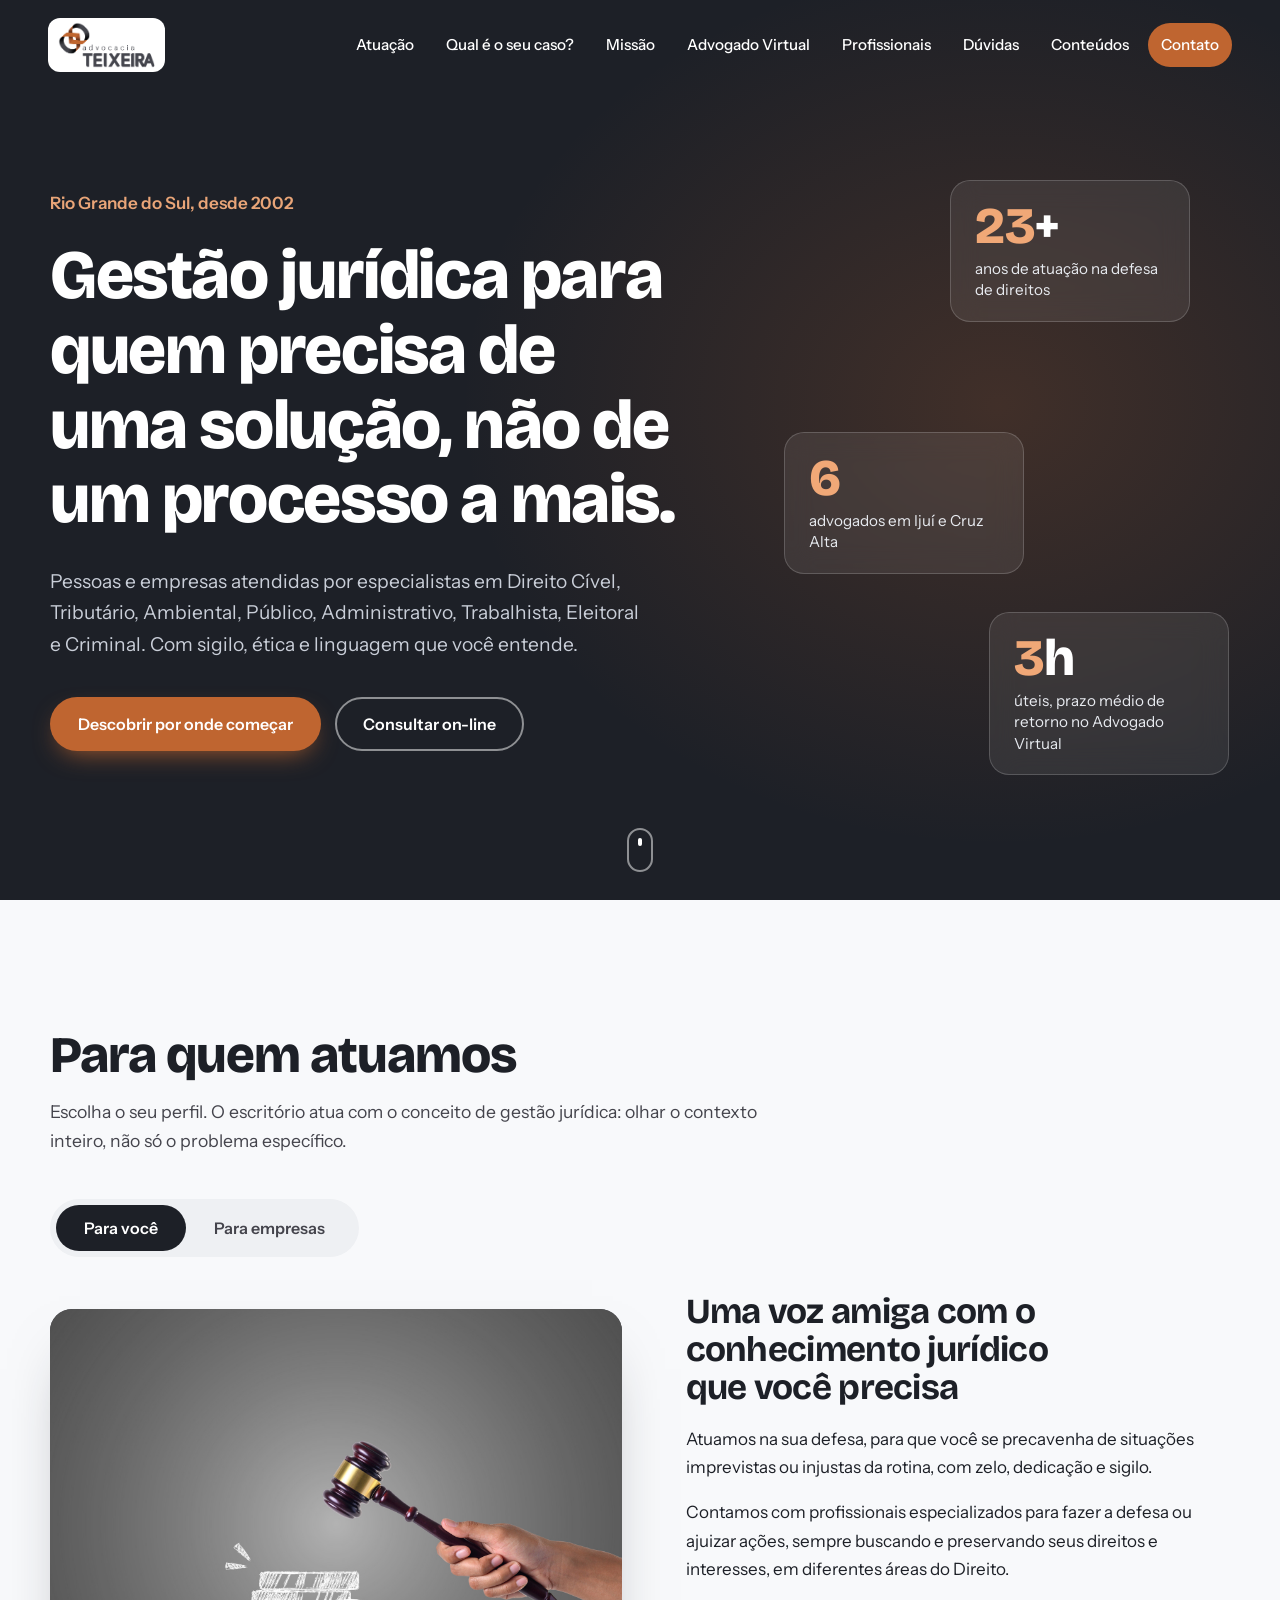
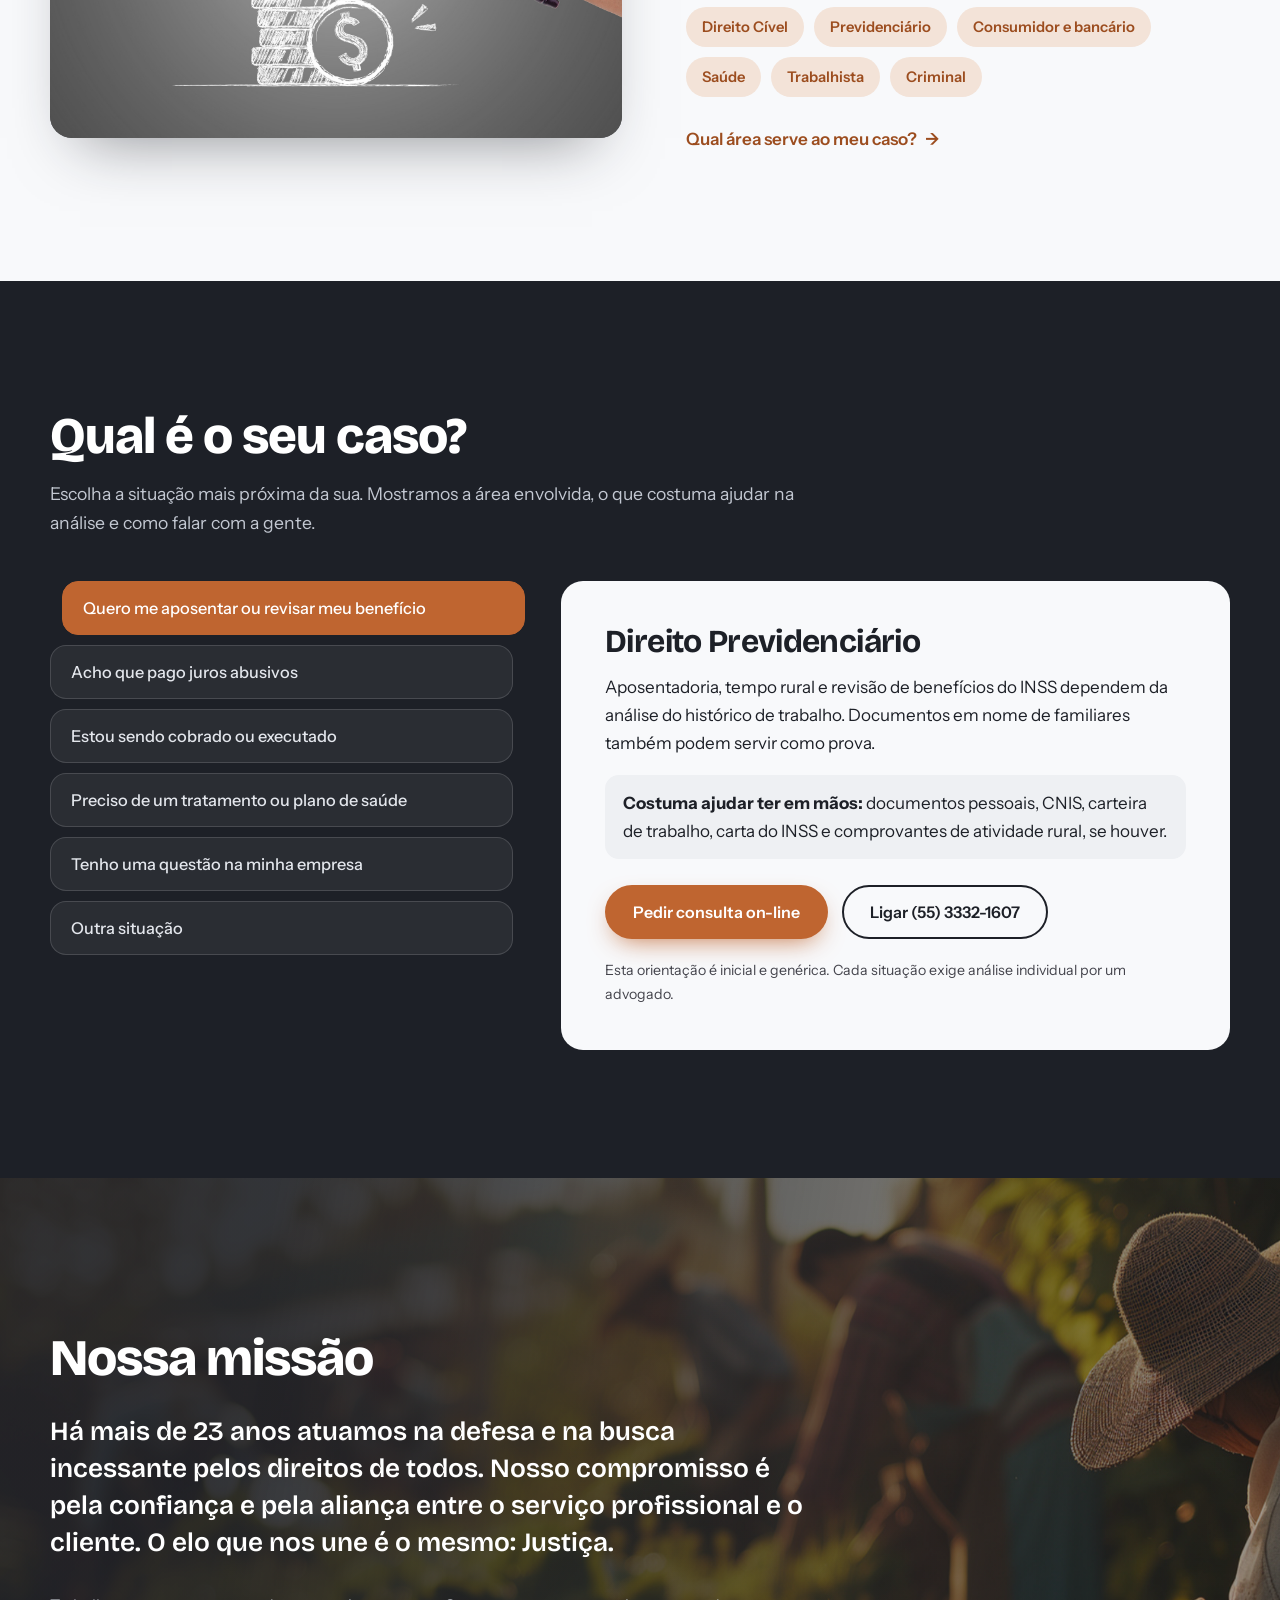
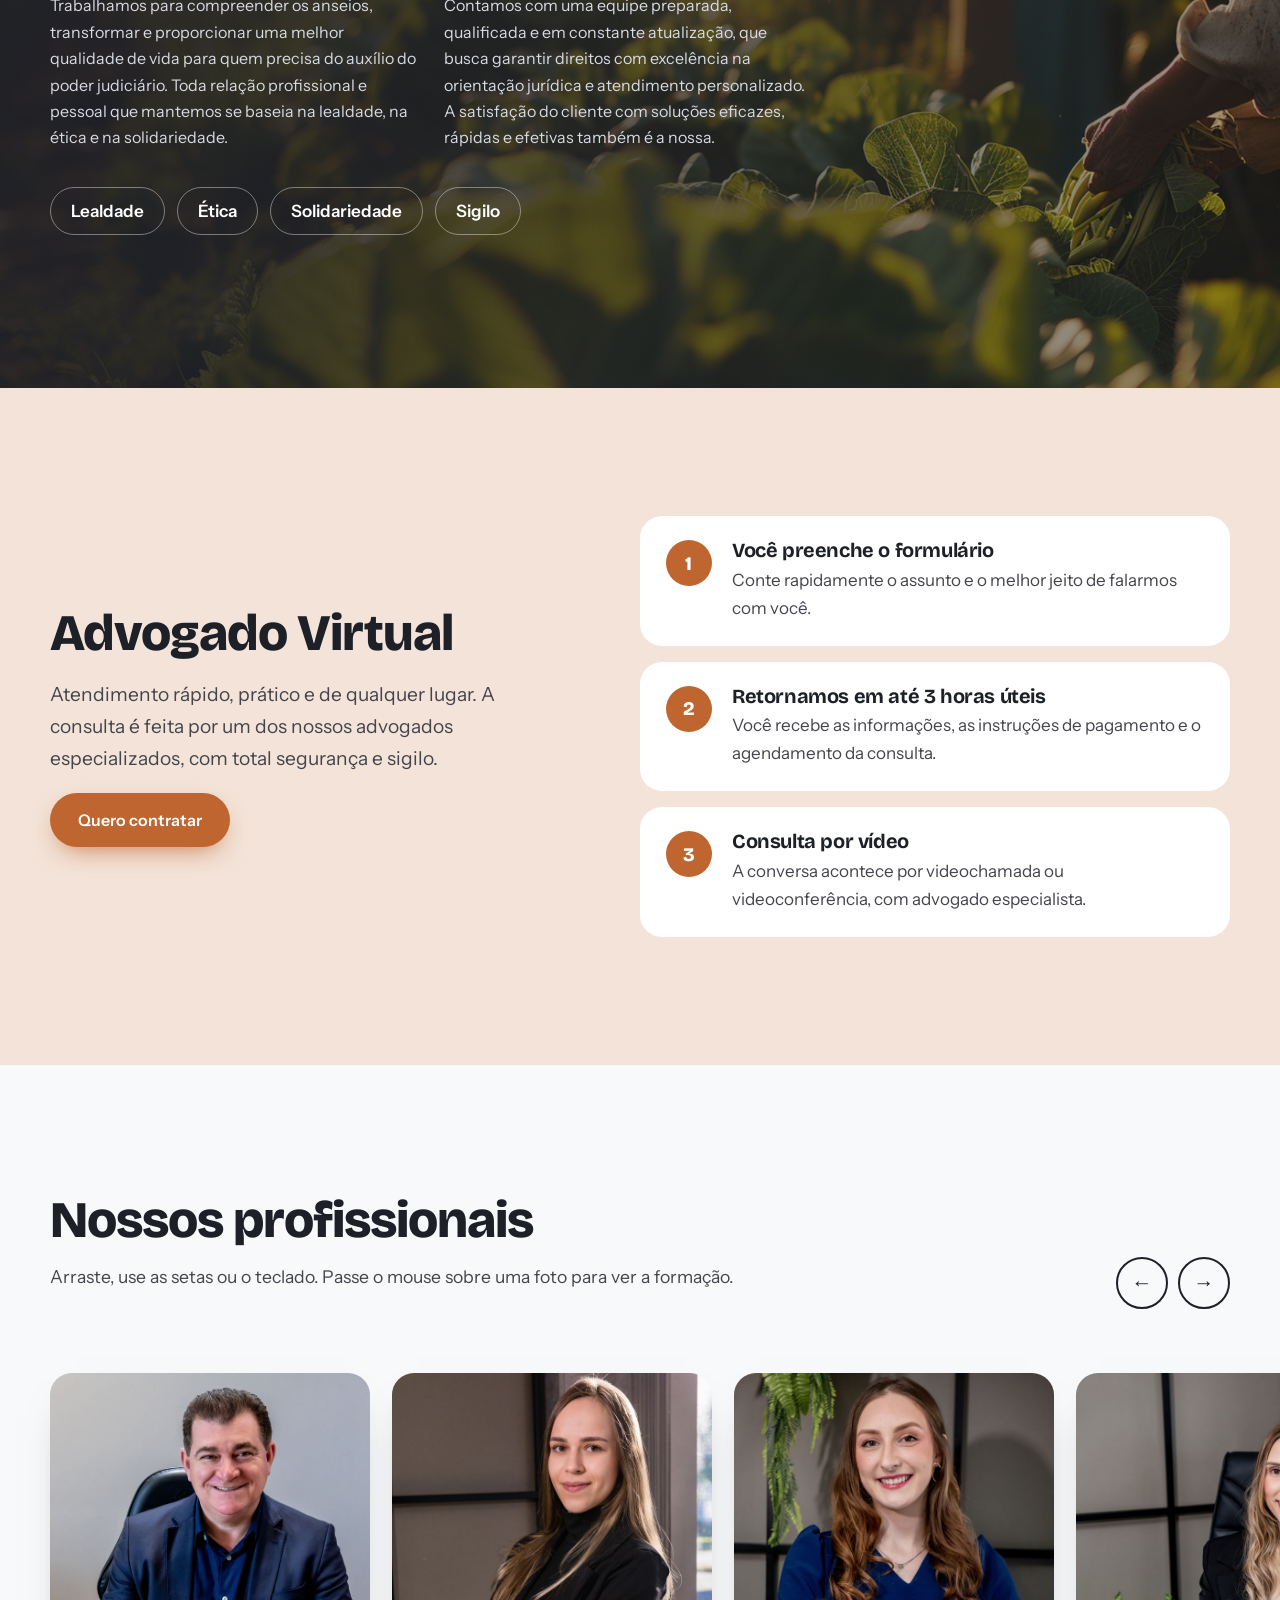
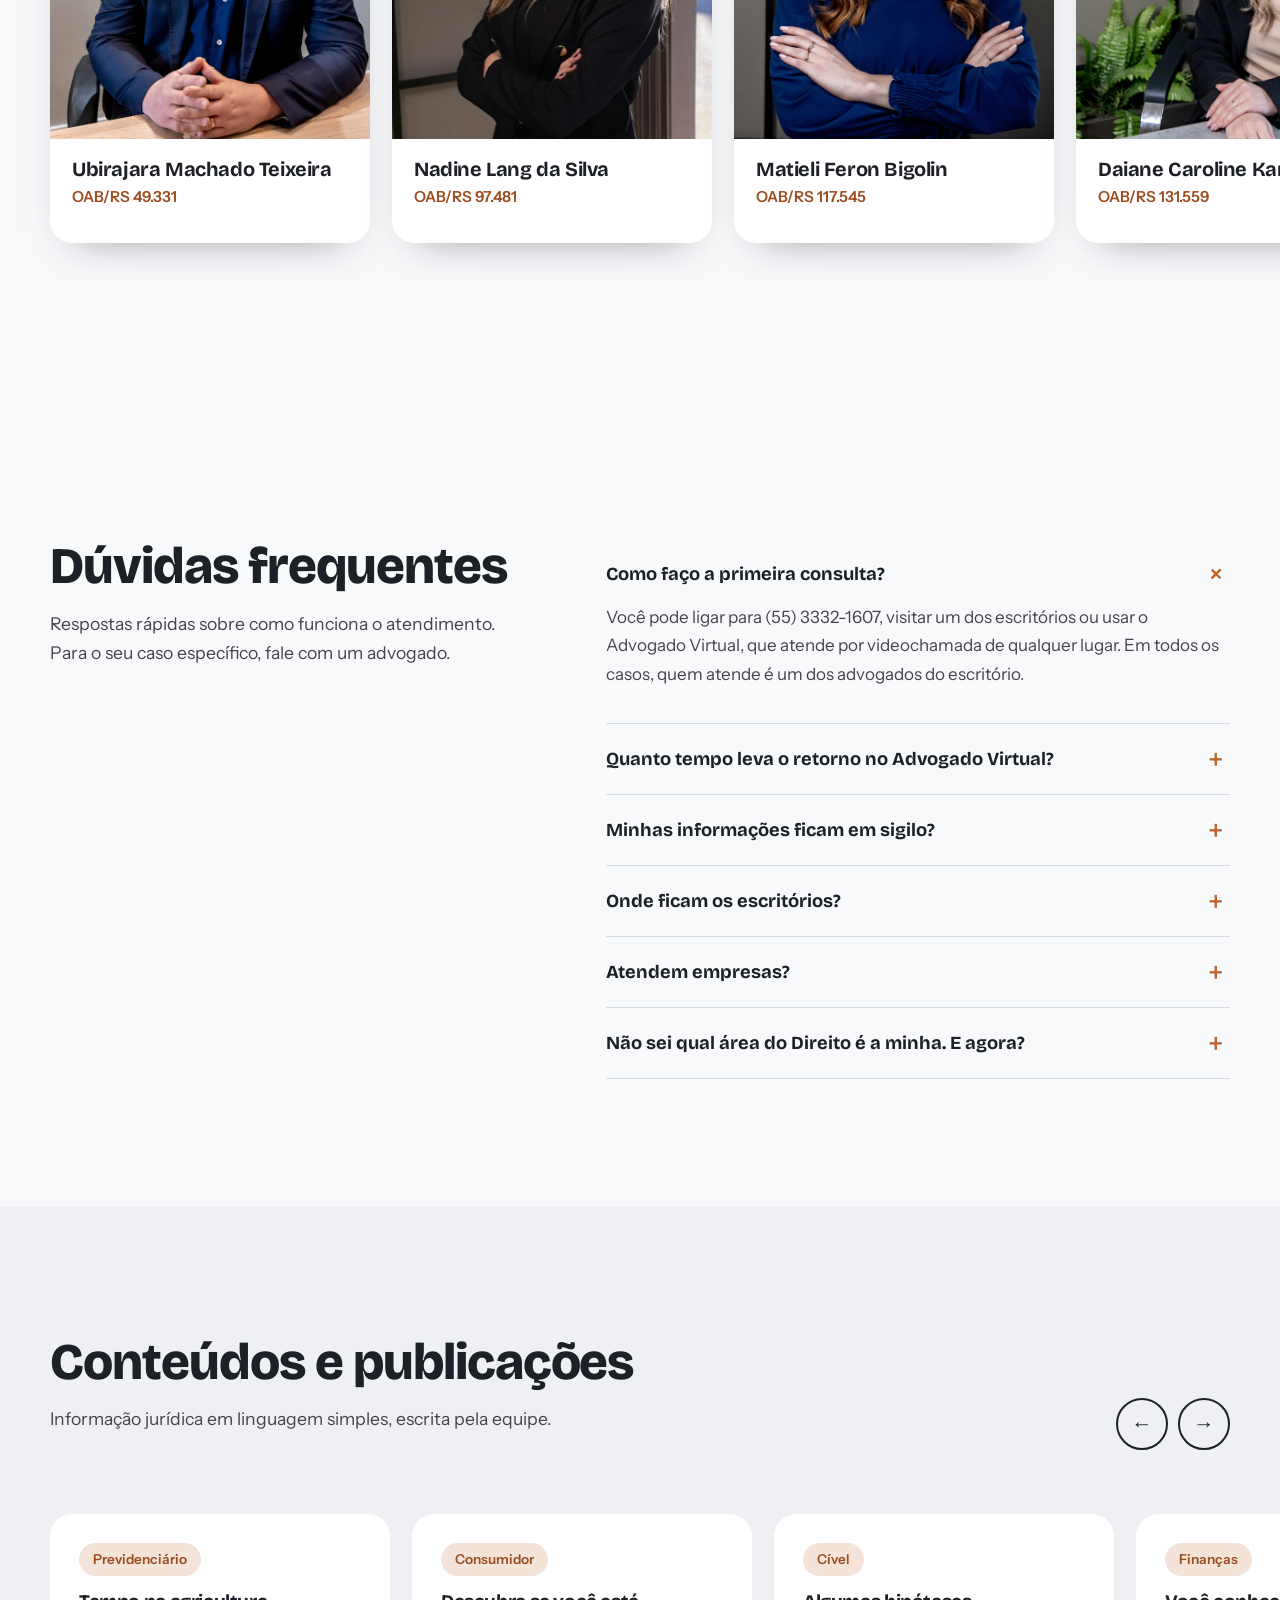
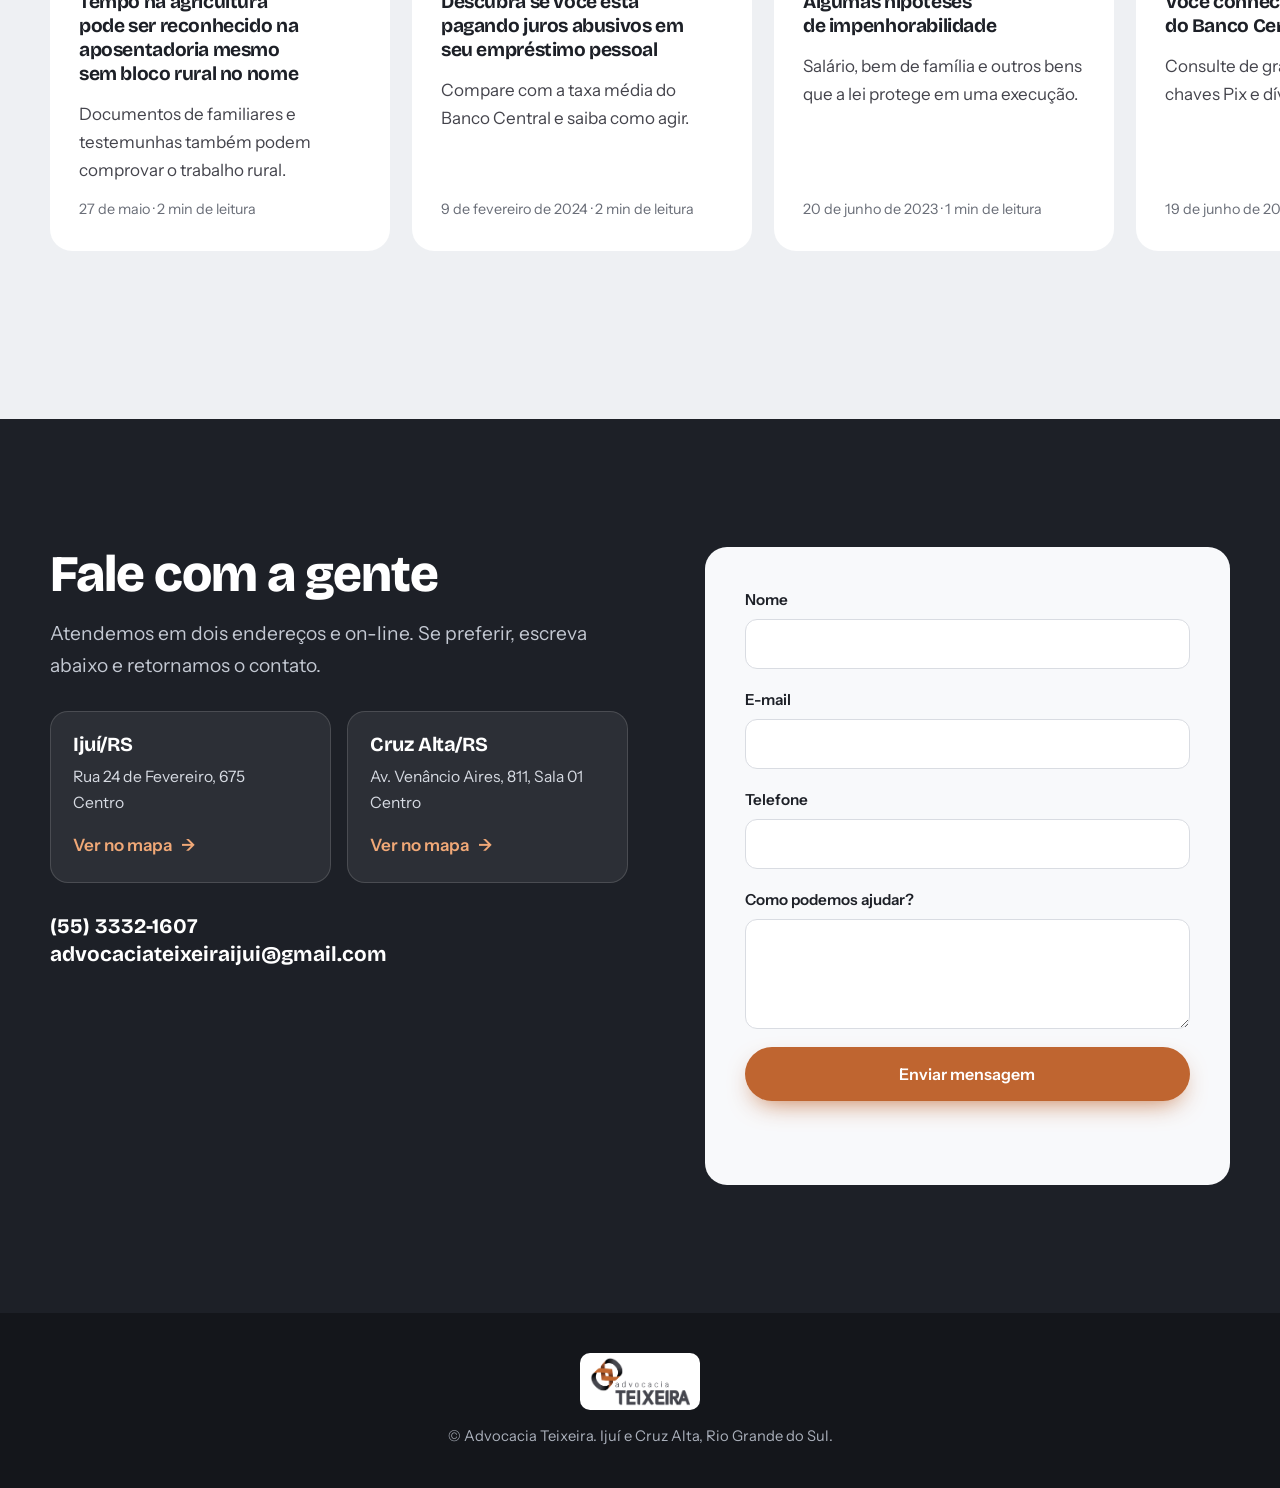
<file: site/index.html>
<!doctype html>
<html lang="pt-BR">
<head>
<meta charset="utf-8">
<meta name="viewport" content="width=device-width, initial-scale=1">
<title>Advocacia Teixeira | Gestão jurídica em Ijuí e Cruz Alta</title>
<meta name="description" content="Há mais de 23 anos na defesa de pessoas e empresas no Rio Grande do Sul. Orientação jurídica com sigilo, ética e atendimento personalizado em Ijuí e Cruz Alta, ou on-line pelo Advogado Virtual.">
<meta name="theme-color" content="#1d2027">
<link rel="icon" href="img/logo-stack.jpg">
<link rel="preconnect" href="https://fonts.googleapis.com">
<link rel="preconnect" href="https://fonts.gstatic.com" crossorigin>
<link href="https://fonts.googleapis.com/css2?family=Bricolage+Grotesque:opsz,wght@12..96,500;12..96,700;12..96,800&family=Instrument+Sans:wght@400;500;600&display=swap" rel="stylesheet">
<link rel="stylesheet" href="styles.css">
</head>
<body>
<div class="scroll-bar" aria-hidden="true"><span id="scrollBar"></span></div>

<header class="site-header" id="header">
  <a class="brand" href="#inicio" aria-label="Advocacia Teixeira, início">
    <img src="img/logo.png" alt="Advocacia Teixeira" width="150" height="71">
  </a>
  <nav class="nav" id="nav" aria-label="Principal">
    <a href="#atuacao">Atuação</a>
    <a href="#orientacao">Qual é o seu caso?</a>
    <a href="#missao">Missão</a>
    <a href="#advogado-virtual">Advogado Virtual</a>
    <a href="#profissionais">Profissionais</a>
    <a href="#duvidas">Dúvidas</a>
    <a href="#conteudos">Conteúdos</a>
    <a href="#contato" class="nav-cta">Contato</a>
  </nav>
  <button class="menu-btn" id="menuBtn" aria-expanded="false" aria-controls="nav" aria-label="Abrir menu"><span></span><span></span></button>
</header>

<main>
<!-- HERO -->
<section class="hero" id="inicio">
  <div class="hero-bg" aria-hidden="true">
  </div>
  <div class="hero-inner">
    <p class="hero-kicker">Rio Grande do Sul, desde 2002</p>
    <h1>Gestão jurídica para quem precisa de uma solução, não de um processo a mais.</h1>
    <p class="hero-lead">Pessoas e empresas atendidas por especialistas em Direito Cível, Tributário, Ambiental, Público, Administrativo, Trabalhista, Eleitoral e Criminal. Com sigilo, ética e linguagem que você entende.</p>
    <div class="hero-actions">
      <a class="btn btn-copper" href="#orientacao">Descobrir por onde começar</a>
      <a class="btn btn-ghost" href="advogado-virtual.html">Consultar on-line</a>
    </div>
  </div>

  <aside class="float-cards" aria-label="Números do escritório">
    <div class="float-card fc1" data-depth="18">
      <strong><span class="count" data-to="23">0</span>+</strong>
      <span>anos de atuação na defesa de direitos</span>
    </div>
    <div class="float-card fc2" data-depth="-26">
      <strong><span class="count" data-to="6">0</span></strong>
      <span>advogados em Ijuí e Cruz Alta</span>
    </div>
    <div class="float-card fc3" data-depth="32">
      <strong><span class="count" data-to="3">0</span>h</strong>
      <span>úteis, prazo médio de retorno no Advogado Virtual</span>
    </div>
  </aside>
  <a class="scroll-hint" href="#atuacao" aria-label="Rolar para a próxima seção"><span></span></a>
</section>

<!-- ATUAÇÃO -->
<section class="section areas" id="atuacao">
  <div class="wrap">
    <div class="section-head reveal">
      <h2>Para quem atuamos</h2>
      <p>Escolha o seu perfil. O escritório atua com o conceito de gestão jurídica: olhar o contexto inteiro, não só o problema específico.</p>
    </div>

    <div class="tabs reveal" role="tablist" aria-label="Perfil de atendimento">
      <button role="tab" id="tab-voce" aria-controls="panel-voce" aria-selected="true">Para você</button>
      <button role="tab" id="tab-empresas" aria-controls="panel-empresas" aria-selected="false" tabindex="-1">Para empresas</button>
      <span class="tab-ink" aria-hidden="true"></span>
    </div>

    <div class="panel" id="panel-voce" role="tabpanel" aria-labelledby="tab-voce">
      <div class="panel-grid">
        <figure class="zoom-fig"><img src="img/gavel.jpg" alt="Martelo de juiz sobre desenho de moedas" loading="lazy"></figure>
        <div class="panel-text">
          <h3>Uma voz amiga com o conhecimento jurídico que você precisa</h3>
          <p>Atuamos na sua defesa, para que você se precavenha de situações imprevistas ou injustas da rotina, com zelo, dedicação e sigilo.</p>
          <p>Contamos com profissionais especializados para fazer a defesa ou ajuizar ações, sempre buscando e preservando seus direitos e interesses, em diferentes áreas do Direito.</p>
          <ul class="chips">
            <li>Direito Cível</li><li>Previdenciário</li><li>Consumidor e bancário</li><li>Saúde</li><li>Trabalhista</li><li>Criminal</li>
          </ul>
          <a class="link-arrow" href="#orientacao">Qual área serve ao meu caso?</a>
        </div>
      </div>
    </div>

    <div class="panel" id="panel-empresas" role="tabpanel" aria-labelledby="tab-empresas" hidden>
      <div class="panel-grid">
        <figure class="zoom-fig"><img src="img/hands.jpg" alt="Mãos digitando em um notebook" loading="lazy"></figure>
        <div class="panel-text">
          <h3>Sua empresa protegida e pronta para resgatar direitos</h3>
          <p>A empresa precisa estar protegida e pronta para resgatar direitos das relações comerciais com pessoas, outras empresas e governos.</p>
          <p>Com a gestão jurídica, olhamos o contexto completo para chegar à solução que a empresa deseja, e não apenas ao problema pontual.</p>
          <ul class="chips">
            <li>Tributário</li><li>Administrativo</li><li>Ambiental</li><li>Público</li><li>Eleitoral</li><li>Trabalhista</li>
          </ul>
          <a class="link-arrow" href="#contato">Falar sobre a minha empresa</a>
        </div>
      </div>
    </div>
  </div>
</section>

<!-- ORIENTAÇÃO -->
<section class="section guide" id="orientacao">
  <div class="wrap guide-wrap">
    <div class="section-head reveal">
      <h2>Qual é o seu caso?</h2>
      <p>Escolha a situação mais próxima da sua. Mostramos a área envolvida, o que costuma ajudar na análise e como falar com a gente.</p>
    </div>
    <div class="guide-box reveal">
      <div class="guide-options" role="radiogroup" aria-label="Situações">
        <button role="radio" aria-checked="true" data-k="aposentadoria">Quero me aposentar ou revisar meu benefício</button>
        <button role="radio" aria-checked="false" data-k="juros">Acho que pago juros abusivos</button>
        <button role="radio" aria-checked="false" data-k="divida">Estou sendo cobrado ou executado</button>
        <button role="radio" aria-checked="false" data-k="saude">Preciso de um tratamento ou plano de saúde</button>
        <button role="radio" aria-checked="false" data-k="empresa">Tenho uma questão na minha empresa</button>
        <button role="radio" aria-checked="false" data-k="outro">Outra situação</button>
      </div>
      <div class="guide-result" aria-live="polite">
        <h3 id="gTitle"></h3>
        <p id="gText"></p>
        <p class="guide-docs"><strong>Costuma ajudar ter em mãos:</strong> <span id="gDocs"></span></p>
        <div class="hero-actions">
          <a class="btn btn-copper" href="advogado-virtual.html">Pedir consulta on-line</a>
          <a class="btn btn-ghost-dark" href="tel:+555533321607">Ligar (55) 3332-1607</a>
        </div>
        <small>Esta orientação é inicial e genérica. Cada situação exige análise individual por um advogado.</small>
      </div>
    </div>
  </div>
</section>

<!-- MISSÃO -->
<section class="section mission" id="missao">
  <div class="mission-photo" aria-hidden="true"><img src="img/campo.jpg" alt="" loading="lazy" id="missionImg"></div>
  <div class="wrap mission-inner">
    <div class="mission-card reveal">
      <h2>Nossa missão</h2>
      <p class="big">Há mais de 23 anos atuamos na defesa e na busca incessante pelos direitos de todos. Nosso compromisso é pela confiança e pela aliança entre o serviço profissional e o cliente. O elo que nos une é o mesmo: Justiça.</p>
      <div class="mission-cols">
        <p>Trabalhamos para compreender os anseios, transformar e proporcionar uma melhor qualidade de vida para quem precisa do auxílio do poder judiciário. Toda relação profissional e pessoal que mantemos se baseia na lealdade, na ética e na solidariedade.</p>
        <p>Contamos com uma equipe preparada, qualificada e em constante atualização, que busca garantir direitos com excelência na orientação jurídica e atendimento personalizado. A satisfação do cliente com soluções eficazes, rápidas e efetivas também é a nossa.</p>
      </div>
      <div class="values">
        <span>Lealdade</span><span>Ética</span><span>Solidariedade</span><span>Sigilo</span>
      </div>
    </div>
  </div>
</section>

<!-- ADVOGADO VIRTUAL -->
<section class="section virtual" id="advogado-virtual">
  <div class="wrap virtual-grid">
    <div class="reveal">
      <h2>Advogado Virtual</h2>
      <p class="lead">Atendimento rápido, prático e de qualquer lugar. A consulta é feita por um dos nossos advogados especializados, com total segurança e sigilo.</p>
      <a class="btn btn-copper" href="advogado-virtual.html">Quero contratar</a>
    </div>
    <ol class="steps">
      <li class="reveal"><span class="step-n">1</span><div><h3>Você preenche o formulário</h3><p>Conte rapidamente o assunto e o melhor jeito de falarmos com você.</p></div></li>
      <li class="reveal"><span class="step-n">2</span><div><h3>Retornamos em até 3 horas úteis</h3><p>Você recebe as informações, as instruções de pagamento e o agendamento da consulta.</p></div></li>
      <li class="reveal"><span class="step-n">3</span><div><h3>Consulta por vídeo</h3><p>A conversa acontece por videochamada ou videoconferência, com advogado especialista.</p></div></li>
    </ol>
  </div>
</section>

<!-- PROFISSIONAIS -->
<section class="section team" id="profissionais">
  <div class="wrap">
    <div class="section-head reveal row-head">
      <div>
        <h2>Nossos profissionais</h2>
        <p>Arraste, use as setas ou o teclado. Passe o mouse sobre uma foto para ver a formação.</p>
      </div>
      <div class="car-ctrl" data-for="teamTrack">
        <button class="car-btn" data-dir="-1" aria-label="Anterior">&#8592;</button>
        <button class="car-btn" data-dir="1" aria-label="Próximo">&#8594;</button>
      </div>
    </div>
  </div>
  <div class="track" id="teamTrack" tabindex="0" aria-label="Advogados do escritório">
    <article class="person">
      <div class="photo"><img src="img/bira.jpg" alt="Ubirajara Machado Teixeira" loading="lazy"></div>
      <div class="person-info"><h3>Ubirajara Machado Teixeira</h3><p class="oab">OAB/RS 49.331</p>
        <ul><li>Bacharel em Direito pela Unijuí</li><li>Especialista em Direito Público</li><li>Mestre em Desenvolvimento</li></ul></div>
    </article>
    <article class="person">
      <div class="photo"><img src="img/nadine.jpg" alt="Nadine Lang da Silva" loading="lazy"></div>
      <div class="person-info"><h3>Nadine Lang da Silva</h3><p class="oab">OAB/RS 97.481</p>
        <ul><li>Bacharel em Direito pela Unijuí</li><li>Especialista em Direito Constitucional, Fazenda Pública e Direito Público</li><li>Pós-graduanda em Direito Civil e Processual Civil</li><li>Pós-graduanda em Direito Médico e de Saúde</li></ul></div>
    </article>
    <article class="person">
      <div class="photo"><img src="img/matieli.jpg" alt="Matieli Feron Bigolin" loading="lazy"></div>
      <div class="person-info"><h3>Matieli Feron Bigolin</h3><p class="oab">OAB/RS 117.545</p>
        <ul><li>Bacharel em Direito pela Unijuí</li><li>Especialista em Direito Civil e Processual Civil</li></ul></div>
    </article>
    <article class="person">
      <div class="photo"><img src="img/daiane.jpg" alt="Daiane Caroline Kamphorst" loading="lazy"></div>
      <div class="person-info"><h3>Daiane Caroline Kamphorst</h3><p class="oab">OAB/RS 131.559</p>
        <ul><li>Bacharel em Direito pela Unijuí</li><li>Especialista em Direito Previdenciário e Prática Previdenciária (Legale)</li></ul></div>
    </article>
    <article class="person">
      <div class="photo"><img src="img/luana.png" alt="Luana Ody" loading="lazy"></div>
      <div class="person-info"><h3>Luana Ody</h3><p class="oab">OAB/RS 137.059</p>
        <ul><li>Bacharel em Direito pela Unijuí</li><li>Especialista em Direito Civil e Processo Civil</li></ul></div>
    </article>
    <article class="person">
      <div class="photo"><img src="img/jessica.jpg" alt="Jéssica Albrecht Martins" loading="lazy"></div>
      <div class="person-info"><h3>Jéssica Albrecht Martins</h3><p class="oab">OAB/RS 127.003</p>
        <ul><li>Bacharel em Direito pela Unijuí</li></ul></div>
    </article>
  </div>
</section>

<!-- DÚVIDAS -->
<section class="section faq" id="duvidas">
  <div class="wrap faq-grid">
    <div class="section-head reveal">
      <h2>Dúvidas frequentes</h2>
      <p>Respostas rápidas sobre como funciona o atendimento. Para o seu caso específico, fale com um advogado.</p>
    </div>
    <div class="acc reveal">
      <details open><summary>Como faço a primeira consulta?</summary><div><p>Você pode ligar para (55) 3332-1607, visitar um dos escritórios ou usar o Advogado Virtual, que atende por videochamada de qualquer lugar. Em todos os casos, quem atende é um dos advogados do escritório.</p></div></details>
      <details><summary>Quanto tempo leva o retorno no Advogado Virtual?</summary><div><p>O prazo médio é de até 3 horas úteis. Você recebe as informações, as instruções de pagamento, a confirmação e o agendamento da consulta.</p></div></details>
      <details><summary>Minhas informações ficam em sigilo?</summary><div><p>Sim. O sigilo profissional é um dos princípios do escritório, e a consulta on-line também acontece com segurança e sigilo.</p></div></details>
      <details><summary>Onde ficam os escritórios?</summary><div><p>Em Ijuí, na Rua 24 de Fevereiro, 675, Centro. Em Cruz Alta, na Av. Venâncio Aires, 811, Sala 01, Centro.</p></div></details>
      <details><summary>Atendem empresas?</summary><div><p>Sim. A gestão jurídica para empresas olha o contexto completo do negócio e atua em áreas como tributário, administrativo, ambiental, trabalhista e eleitoral.</p></div></details>
      <details><summary>Não sei qual área do Direito é a minha. E agora?</summary><div><p>Sem problema. Use o guia “Qual é o seu caso?” ou conte a situação pelo formulário de contato. A equipe indica o advogado mais indicado para o assunto.</p></div></details>
    </div>
  </div>
</section>

<!-- CONTEÚDOS -->
<section class="section posts" id="conteudos">
  <div class="wrap">
    <div class="section-head reveal row-head">
      <div>
        <h2>Conteúdos e publicações</h2>
        <p>Informação jurídica em linguagem simples, escrita pela equipe.</p>
      </div>
      <div class="car-ctrl" data-for="postTrack">
        <button class="car-btn" data-dir="-1" aria-label="Anterior">&#8592;</button>
        <button class="car-btn" data-dir="1" aria-label="Próximo">&#8594;</button>
      </div>
    </div>
  </div>
  <div class="track posts-track" id="postTrack" tabindex="0" aria-label="Artigos do blog">
    <a class="post" href="https://www.advocaciateixeira.com/post/tempo-na-agricultura-pode-ser-reconhecido-na-aposentadoria-mesmo-sem-bloco-rural-no-nome" target="_blank" rel="noopener">
      <span class="post-tag">Previdenciário</span>
      <h3>Tempo na agricultura pode ser reconhecido na aposentadoria mesmo sem bloco rural no nome</h3>
      <p>Documentos de familiares e testemunhas também podem comprovar o trabalho rural.</p>
      <span class="post-meta">27 de maio · 2 min de leitura</span>
    </a>
    <a class="post" href="https://www.advocaciateixeira.com/post/descubra-se-você-está-pagando-juros-abusivos-em-seu-empréstimo-pessoal-e-saiba-como-agir" target="_blank" rel="noopener">
      <span class="post-tag">Consumidor</span>
      <h3>Descubra se você está pagando juros abusivos em seu empréstimo pessoal</h3>
      <p>Compare com a taxa média do Banco Central e saiba como agir.</p>
      <span class="post-meta">9 de fevereiro de 2024 · 2 min de leitura</span>
    </a>
    <a class="post" href="https://www.advocaciateixeira.com/post/algumas-hipóteses-de-impenhorabilidade" target="_blank" rel="noopener">
      <span class="post-tag">Cível</span>
      <h3>Algumas hipóteses de impenhorabilidade</h3>
      <p>Salário, bem de família e outros bens que a lei protege em uma execução.</p>
      <span class="post-meta">20 de junho de 2023 · 1 min de leitura</span>
    </a>
    <a class="post" href="https://www.advocaciateixeira.com/post/você-conhece-o-registrato-do-banco-central" target="_blank" rel="noopener">
      <span class="post-tag">Finanças</span>
      <h3>Você conhece o Registrato do Banco Central?</h3>
      <p>Consulte de graça empréstimos, chaves Pix e dívidas em seu nome.</p>
      <span class="post-meta">19 de junho de 2023 · 1 min de leitura</span>
    </a>
    <a class="post post-more" href="https://www.advocaciateixeira.com/blog" target="_blank" rel="noopener">
      <h3>Ver todos os conteúdos</h3>
      <span class="link-arrow">Abrir o blog</span>
    </a>
  </div>
</section>

<!-- CONTATO -->
<section class="section contact" id="contato">
  <div class="wrap contact-grid">
    <div class="reveal">
      <h2>Fale com a gente</h2>
      <p class="lead">Atendemos em dois endereços e on-line. Se preferir, escreva abaixo e retornamos o contato.</p>
      <div class="offices">
        <article class="office">
          <h3>Ijuí/RS</h3>
          <p>Rua 24 de Fevereiro, 675<br>Centro</p>
          <a class="link-arrow" href="https://www.google.com/maps/search/?api=1&query=Rua+24+de+Fevereiro+675+Ijuí+RS" target="_blank" rel="noopener">Ver no mapa</a>
        </article>
        <article class="office">
          <h3>Cruz Alta/RS</h3>
          <p>Av. Venâncio Aires, 811, Sala 01<br>Centro</p>
          <a class="link-arrow" href="https://www.google.com/maps/search/?api=1&query=Av+Venâncio+Aires+811+Cruz+Alta+RS" target="_blank" rel="noopener">Ver no mapa</a>
        </article>
      </div>
      <p class="direct"><a href="tel:+555533321607">(55) 3332-1607</a><br><a href="mailto:advocaciateixeiraijui@gmail.com">advocaciateixeiraijui@gmail.com</a></p>
    </div>
    <form class="form reveal" id="contactForm" novalidate>
      <label>Nome<input name="nome" autocomplete="name" required></label>
      <label>E-mail<input name="email" type="email" autocomplete="email" required></label>
      <label>Telefone<input name="tel" type="tel" autocomplete="tel"></label>
      <label>Como podemos ajudar?<textarea name="msg" rows="4" required></textarea></label>
      <button class="btn btn-copper" type="submit">Enviar mensagem</button>
      <p class="form-msg" id="formMsg" role="status"></p>
    </form>
  </div>
</section>
</main>

<footer class="footer">
  <img src="img/logo.png" alt="Advocacia Teixeira" width="120" height="57">
  <p>© Advocacia Teixeira. Ijuí e Cruz Alta, Rio Grande do Sul.</p>
</footer>

<a class="float-virtual" href="advogado-virtual.html">Consultar on-line</a>
<button class="to-top" id="toTop" aria-label="Voltar ao topo">
  <svg viewBox="0 0 48 48" aria-hidden="true"><circle class="ring-bg" cx="24" cy="24" r="21"/><circle class="ring" id="ring" cx="24" cy="24" r="21"/><path d="M24 31V17m0 0-7 7m7-7 7 7"/></svg>
</button>

<script src="main.js"></script>
</body>
</html>
</file>
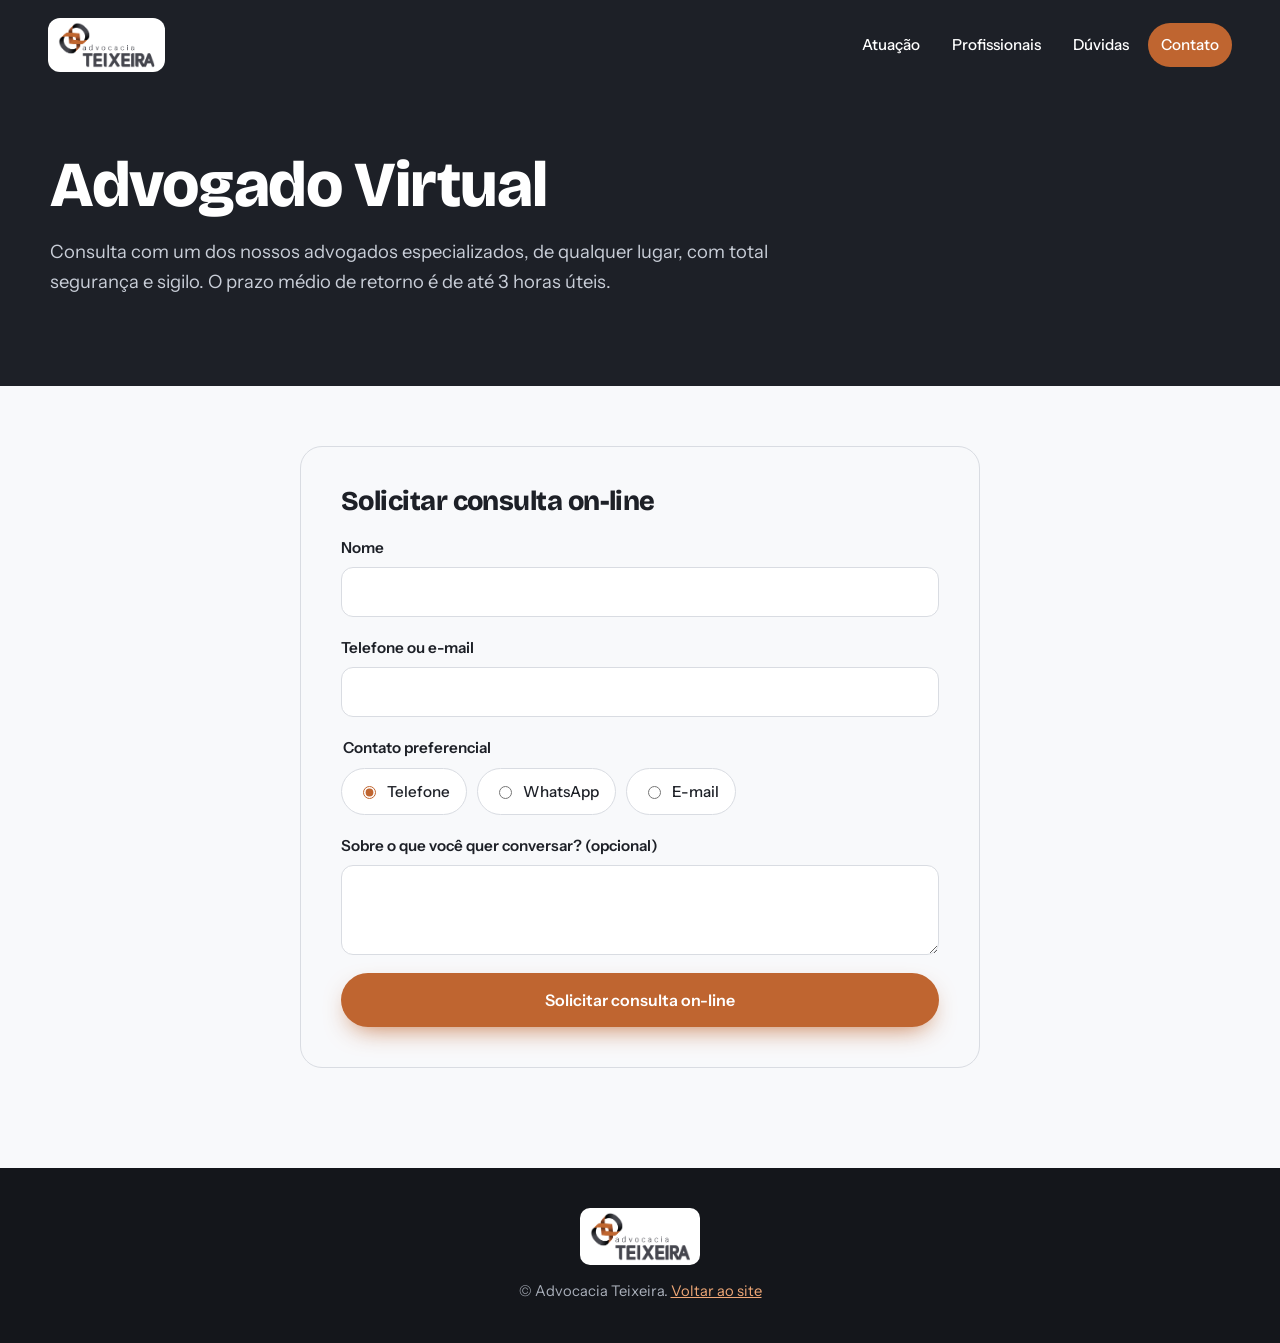
<file: site/advogado-virtual.html>
<!doctype html>
<html lang="pt-BR">
<head>
<meta charset="utf-8">
<meta name="viewport" content="width=device-width, initial-scale=1">
<title>Advogado Virtual | Advocacia Teixeira</title>
<meta name="description" content="Consulta jurídica on-line com advogado especialista, com segurança e sigilo. Retorno em até 3 horas úteis.">
<link rel="icon" href="img/logo-stack.jpg">
<link rel="preconnect" href="https://fonts.googleapis.com">
<link rel="preconnect" href="https://fonts.gstatic.com" crossorigin>
<link href="https://fonts.googleapis.com/css2?family=Bricolage+Grotesque:opsz,wght@12..96,500;12..96,700;12..96,800&family=Instrument+Sans:wght@400;500;600&display=swap" rel="stylesheet">
<link rel="stylesheet" href="styles.css">
</head>
<body>
<div class="scroll-bar" aria-hidden="true"><span id="scrollBar"></span></div>
<header class="site-header" id="header">
  <a class="brand" href="index.html" aria-label="Advocacia Teixeira, início"><img src="img/logo.png" alt="Advocacia Teixeira" width="150" height="71"></a>
  <nav class="nav" id="nav" aria-label="Principal">
    <a href="index.html#atuacao">Atuação</a>
    <a href="index.html#profissionais">Profissionais</a>
    <a href="index.html#duvidas">Dúvidas</a>
    <a href="index.html#contato" class="nav-cta">Contato</a>
  </nav>
  <button class="menu-btn" id="menuBtn" aria-expanded="false" aria-controls="nav" aria-label="Abrir menu"><span></span><span></span></button>
</header>
<main>
  <section class="page-top">
    <div class="wrap">
      <h1 style="font-size:clamp(2.2rem,5vw,4rem);font-weight:800">Advogado Virtual</h1>
      <p style="margin-top:18px;font-size:1.15rem">Consulta com um dos nossos advogados especializados, de qualquer lugar, com total segurança e sigilo. O prazo médio de retorno é de até 3 horas úteis.</p>
    </div>
  </section>
  <section class="page-form">
    <div class="wrap">
      <form class="form" id="virtualForm" novalidate>
        <h2 style="font-size:1.7rem">Solicitar consulta on-line</h2>
        <label>Nome<input name="nome" autocomplete="name" required></label>
        <label>Telefone ou e-mail<input name="contato" autocomplete="tel" required></label>
        <fieldset style="border:0;padding:0;margin:0">
          <legend style="font-weight:600;font-size:.95rem;margin-bottom:8px">Contato preferencial</legend>
          <div class="radio-row">
            <label><input type="radio" name="pref" value="Telefone" checked> Telefone</label>
            <label><input type="radio" name="pref" value="WhatsApp"> WhatsApp</label>
            <label><input type="radio" name="pref" value="E-mail"> E-mail</label>
          </div>
        </fieldset>
        <label>Sobre o que você quer conversar? (opcional)<textarea name="assunto" rows="3"></textarea></label>
        <button class="btn btn-copper" type="submit">Solicitar consulta on-line</button>
      </form>
      <div class="ok-box" id="okBox" role="status">
        <h3>Solicitação pronta para enviar</h3>
        <p>Abrimos o seu app de e-mail com os dados preenchidos. Depois do envio, em até 3 horas úteis você recebe as informações, as instruções de pagamento, a confirmação e o agendamento da consulta.</p>
        <p style="margin:0">As consultas acontecem por videochamada ou videoconferência.</p>
      </div>
    </div>
  </section>
</main>
<footer class="footer"><img src="img/logo.png" alt="Advocacia Teixeira" width="120" height="57"><p>© Advocacia Teixeira. <a href="index.html" style="color:#f0a877">Voltar ao site</a></p></footer>
<button class="to-top" id="toTop" aria-label="Voltar ao topo"><svg viewBox="0 0 48 48" aria-hidden="true"><circle class="ring-bg" cx="24" cy="24" r="21"/><circle class="ring" id="ring" cx="24" cy="24" r="21"/><path d="M24 31V17m0 0-7 7m7-7 7 7"/></svg></button>
<script src="main.js"></script>
</body>
</html>
</file>
<file: site/styles.css>
:root{
  --ink:#1d2027; --graphite:#44444c; --copper:#bf6530; --copper-deep:#9c4d1f; --copper-soft:#f3e3d8;
  --mist:#eef0f3; --paper:#f8f9fb; --line:#d9dce2; --white:#fff;
  --display:"Bricolage Grotesque",system-ui,sans-serif;
  --body:"Instrument Sans",system-ui,sans-serif;
  --ease:cubic-bezier(.2,.8,.2,1);
  --r:22px;
}
*,*::before,*::after{box-sizing:border-box}
html{scroll-behavior:smooth;scroll-padding-top:0}
body{margin:0;background:var(--paper);color:var(--ink);font:400 1.0625rem/1.65 var(--body);-webkit-font-smoothing:antialiased}
img{max-width:100%;display:block}
a{color:inherit}
h1,h2,h3{font-family:var(--display);line-height:1.08;margin:0;letter-spacing:-.02em;text-wrap:balance}
h2{font-size:clamp(2rem,4.2vw,3.2rem);font-weight:800}
h3{font-size:1.25rem;font-weight:700}
p{margin:0 0 1em;max-width:62ch}
:focus-visible{outline:3px solid var(--copper);outline-offset:3px;border-radius:6px}
.wrap{width:min(1180px,100% - 40px);margin-inline:auto}
.section{padding:clamp(72px,10vw,130px) 0;position:relative}
.section-head{margin-bottom:44px}
.section-head p{color:var(--graphite);margin-top:14px;font-size:1.1rem}
.row-head{display:flex;justify-content:space-between;align-items:flex-end;gap:24px;flex-wrap:wrap}
.lead{font-size:1.2rem;color:var(--graphite)}

/* progress bar */
.scroll-bar{position:fixed;inset:0 0 auto 0;height:4px;z-index:100;background:transparent}
.scroll-bar span{display:block;height:100%;width:100%;background:var(--copper);transform:scaleX(0);transform-origin:left}

/* header */
.site-header{position:fixed;top:4px;left:0;right:0;z-index:90;display:flex;align-items:center;justify-content:space-between;
  padding:14px clamp(20px,4vw,48px);transition:background .35s,padding .35s,box-shadow .35s,top .35s}
.site-header.scrolled{background:rgba(248,249,251,.92);backdrop-filter:blur(14px);padding-block:8px;box-shadow:0 1px 0 var(--line);top:4px}
.brand img{height:54px;width:auto;transition:height .35s;background:var(--white);border-radius:12px;padding:4px 10px}
.scrolled .brand img{height:42px;background:transparent;padding:0}
.nav{display:flex;align-items:center;gap:6px}
.nav a{text-decoration:none;font-weight:500;font-size:.95rem;padding:9px 13px;border-radius:99px;color:var(--white);transition:background .25s,color .25s}
.scrolled .nav a{color:var(--ink)}
.nav a:hover{background:rgba(191,101,48,.16)}
.nav a.active{background:var(--copper);color:var(--white)}
.nav .nav-cta{background:var(--copper);color:var(--white)}
.nav .nav-cta:hover{background:var(--copper-deep)}
.menu-btn{display:none;width:46px;height:46px;border:0;border-radius:50%;background:var(--copper);cursor:pointer;position:relative}
.menu-btn span{position:absolute;left:13px;right:13px;height:2px;background:#fff;transition:transform .3s}
.menu-btn span:first-child{top:18px}.menu-btn span:last-child{top:26px}
.menu-btn[aria-expanded=true] span:first-child{transform:translateY(4px) rotate(45deg)}
.menu-btn[aria-expanded=true] span:last-child{transform:translateY(-4px) rotate(-45deg)}

/* buttons */
.btn{display:inline-flex;align-items:center;justify-content:center;gap:8px;padding:15px 26px;border-radius:99px;font:600 1rem var(--body);
  text-decoration:none;border:2px solid transparent;cursor:pointer;transition:transform .3s var(--ease),background .25s,color .25s,box-shadow .3s}
.btn:hover{transform:translateY(-3px) scale(1.03)}
.btn-copper{background:var(--copper);color:#fff;box-shadow:0 10px 26px -10px rgba(191,101,48,.9)}
.btn-copper:hover{background:var(--copper-deep);box-shadow:0 16px 30px -10px rgba(191,101,48,.9)}
.btn-ghost{border-color:rgba(255,255,255,.5);color:#fff}
.btn-ghost:hover{background:#fff;color:var(--ink)}
.btn-ghost-dark{border-color:var(--ink);color:var(--ink)}
.btn-ghost-dark:hover{background:var(--ink);color:#fff}
.link-arrow{display:inline-block;font-weight:600;color:var(--copper-deep);text-decoration:none;position:relative;padding-right:1.4em}
.link-arrow::after{content:"→";position:absolute;right:0;transition:transform .3s var(--ease)}
.link-arrow:hover::after{transform:translateX(6px)}

/* hero */
.hero{min-height:100svh;background:var(--ink);color:#fff;position:relative;overflow:hidden;display:flex;align-items:center;padding:140px 0 100px}
.hero-bg{position:absolute;inset:0;pointer-events:none;
  background:radial-gradient(ellipse 60% 70% at 78% 45%,rgba(191,101,48,.22),transparent 70%)}
.hero-inner{position:relative;z-index:2;width:min(1180px,100% - 40px);margin-inline:auto}
.hero-kicker{color:#e9a578;font-weight:600;margin-bottom:22px}
.hero h1{font-size:clamp(2.3rem,5.4vw,4.4rem);font-weight:800;max-width:17ch;animation:rise 1s var(--ease) both}
.hero-lead{font-size:1.2rem;color:#c9ced8;max-width:46ch;margin:28px 0 36px;animation:rise 1s .15s var(--ease) both}
.hero-actions{display:flex;flex-wrap:wrap;gap:14px}
.hero-actions{animation:rise 1s .3s var(--ease) both}
@keyframes rise{from{opacity:0;transform:translateY(34px)}to{opacity:1;transform:none}}
.hero-kicker{animation:rise 1s var(--ease) both}

.float-cards{position:absolute;inset:0;pointer-events:none;z-index:3}
.float-card{position:absolute;pointer-events:auto;background:rgba(255,255,255,.08);border:1px solid rgba(255,255,255,.18);backdrop-filter:blur(14px);
  border-radius:20px;padding:20px 24px;width:min(240px,42vw);color:#e8ebf0;font-size:.95rem;line-height:1.4;
  transition:transform .25s ease-out;will-change:transform;animation:bob 7s ease-in-out infinite}
.float-card strong{display:block;font:800 clamp(2.4rem,4vw,3.4rem)/1 var(--display);color:#fff;margin-bottom:6px}
.float-card strong .count{color:#f0a877}
.fc1{right:7%;top:20%}.fc2{right:20%;top:48%;animation-delay:-2.3s}.fc3{right:4%;top:68%;animation-delay:-4.6s}
@keyframes bob{50%{translate:0 -14px}}
.scroll-hint{position:absolute;left:50%;bottom:28px;width:26px;height:44px;border:2px solid rgba(255,255,255,.5);border-radius:99px;transform:translateX(-50%);z-index:3}
.scroll-hint span{position:absolute;left:50%;top:8px;width:4px;height:8px;border-radius:4px;background:#fff;translate:-50% 0;animation:dot 1.8s infinite}
@keyframes dot{60%{translate:-50% 16px;opacity:0}}

/* reveal: only a few elements */
.reveal{opacity:0;transform:translateY(26px);transition:opacity .8s var(--ease),transform .8s var(--ease)}
.reveal.in{opacity:1;transform:none}

/* areas */
.tabs{display:inline-flex;position:relative;background:var(--mist);border-radius:99px;padding:6px;margin-bottom:36px}
.tabs button{position:relative;z-index:1;border:0;background:none;padding:13px 28px;font:600 1rem var(--body);border-radius:99px;cursor:pointer;color:var(--graphite);transition:color .3s}
.tabs button[aria-selected=true]{color:#fff}
.tab-ink{position:absolute;top:6px;bottom:6px;left:6px;background:var(--ink);border-radius:99px;transition:transform .45s var(--ease),width .45s var(--ease)}
.panel-grid{display:grid;grid-template-columns:1.05fr 1fr;gap:clamp(24px,5vw,64px);align-items:center}
.panel:not([hidden]) .panel-grid{animation:swap .6s var(--ease)}
@keyframes swap{from{opacity:0;transform:translateX(24px)}to{opacity:1;transform:none}}
.zoom-fig{margin:0;border-radius:var(--r);overflow:hidden;aspect-ratio:4/3;background:var(--graphite);box-shadow:0 30px 60px -30px rgba(29,32,39,.5)}
.zoom-fig img{width:100%;height:100%;object-fit:cover;transition:transform 1.2s var(--ease)}
.zoom-fig:hover img{transform:scale(1.12)}
.panel-text h3{font-size:clamp(1.6rem,2.8vw,2.2rem);margin-bottom:18px}
.chips{list-style:none;padding:0;margin:24px 0 28px;display:flex;flex-wrap:wrap;gap:10px}
.chips li{background:var(--copper-soft);color:var(--copper-deep);font-weight:600;font-size:.92rem;padding:8px 16px;border-radius:99px;transition:transform .25s var(--ease),background .25s,color .25s;cursor:default}
.chips li:hover{background:var(--copper);color:#fff;transform:translateY(-3px)}

/* guide */
.guide{background:var(--ink);color:#fff}
.guide .section-head p{color:#c3c8d2}
.guide-box{display:grid;grid-template-columns:minmax(260px,.9fr) 1.3fr;gap:clamp(20px,4vw,48px);align-items:stretch}
.guide-options{display:flex;flex-direction:column;gap:10px}
.guide-options button{text-align:left;font:500 1.02rem var(--body);color:#e3e6ec;background:rgba(255,255,255,.06);border:1px solid rgba(255,255,255,.14);
  border-radius:16px;padding:16px 20px;cursor:pointer;transition:transform .3s var(--ease),background .25s,border-color .25s}
.guide-options button:hover{transform:translateX(8px);background:rgba(255,255,255,.12)}
.guide-options button[aria-checked=true]{background:var(--copper);border-color:var(--copper);color:#fff;transform:translateX(12px)}
.guide-result{background:var(--paper);color:var(--ink);border-radius:var(--r);padding:clamp(24px,4vw,44px)}
.guide-result h3{font-size:clamp(1.5rem,2.6vw,2rem);margin-bottom:14px}
.guide-docs{background:var(--mist);padding:14px 18px;border-radius:14px;margin:18px 0 26px}
.guide-result small{display:block;margin-top:20px;color:var(--graphite)}
.guide-result.swap>*{animation:swap .5s var(--ease)}

/* mission */
.mission{padding:0;min-height:90vh;display:flex;align-items:center;overflow:hidden}
.mission-photo{position:absolute;inset:-8% 0;z-index:0}
.mission-photo img{width:100%;height:100%;object-fit:cover;will-change:transform}
.mission-photo::after{content:"";position:absolute;inset:0;background:linear-gradient(100deg,rgba(29,32,39,.9) 20%,rgba(29,32,39,.35))}
.mission-inner{position:relative;z-index:1;padding-block:clamp(72px,10vw,130px)}
.mission-card{max-width:760px;color:#fff}
.mission-card h2{margin-bottom:26px}
.mission-card .big{font:600 clamp(1.25rem,2.2vw,1.65rem)/1.4 var(--display);max-width:none}
.mission-cols{display:grid;grid-template-columns:1fr 1fr;gap:28px;margin-top:32px;color:#d6dae2;font-size:1rem}
.values{display:flex;flex-wrap:wrap;gap:12px;margin-top:20px}
.values span{border:1px solid rgba(255,255,255,.4);border-radius:99px;padding:9px 20px;font-weight:600;transition:background .25s,color .25s,transform .3s var(--ease)}
.values span:hover{background:var(--copper);border-color:var(--copper);transform:translateY(-4px) rotate(-2deg)}

/* virtual */
.virtual{background:var(--copper-soft)}
.virtual-grid{display:grid;grid-template-columns:1fr 1.15fr;gap:clamp(30px,6vw,80px);align-items:center}
.virtual h2{margin-bottom:18px}
.steps{list-style:none;margin:0;padding:0;display:grid;gap:16px}
.steps li{display:flex;gap:20px;align-items:flex-start;background:#fff;border-radius:var(--r);padding:24px 26px;transition:transform .35s var(--ease),box-shadow .35s}
.steps li:hover{transform:translateX(-10px) scale(1.02);box-shadow:0 22px 40px -22px rgba(156,77,31,.5)}
.step-n{flex:none;width:46px;height:46px;border-radius:50%;background:var(--copper);color:#fff;display:grid;place-items:center;font:800 1.2rem var(--display)}
.steps h3{margin-bottom:4px}.steps p{margin:0;color:var(--graphite)}

/* carousels */
.track{display:flex;gap:22px;overflow-x:auto;scroll-snap-type:x mandatory;padding:20px max(20px,calc((100vw - 1180px)/2)) 40px;
  scrollbar-width:none;cursor:grab;scroll-padding-inline:max(20px,calc((100vw - 1180px)/2))}
.track::-webkit-scrollbar{display:none}
.track.drag{cursor:grabbing;scroll-snap-type:none}
.track.drag *{pointer-events:none}
.car-ctrl{display:flex;gap:10px}
.car-btn{width:52px;height:52px;border-radius:50%;border:2px solid var(--ink);background:none;font-size:1.3rem;cursor:pointer;color:var(--ink);transition:background .25s,color .25s,transform .3s var(--ease)}
.car-btn:hover{background:var(--ink);color:#fff;transform:scale(1.1)}
.person{flex:none;width:min(320px,78vw);scroll-snap-align:start;background:#fff;border-radius:var(--r);overflow:hidden;
  box-shadow:0 18px 40px -26px rgba(29,32,39,.55);transition:transform .45s var(--ease),box-shadow .45s}
.person:hover{transform:translateY(-12px);box-shadow:0 34px 50px -26px rgba(29,32,39,.6)}
.photo{aspect-ratio:7/8;overflow:hidden;position:relative;background:var(--mist)}
.photo img{width:100%;height:100%;object-fit:cover;object-position:center 20%;transition:transform 1s var(--ease)}
.person:hover .photo img{transform:scale(1.1)}
.person-info{padding:20px 22px 24px}
.oab{color:var(--copper-deep);font-weight:600;margin:4px 0 10px;font-size:.95rem}
.person ul{margin:0;padding:0;list-style:none;font-size:.92rem;color:var(--graphite);display:grid;gap:6px;
  max-height:0;opacity:0;overflow:hidden;transition:max-height .6s var(--ease),opacity .5s}
.person:hover ul,.person:focus-within ul,.person.open ul{max-height:260px;opacity:1}
@media (hover:none){.person ul{max-height:none;opacity:1}}
.posts{background:var(--mist)}
.post{flex:none;width:min(340px,80vw);scroll-snap-align:start;background:#fff;border-radius:var(--r);padding:28px;text-decoration:none;display:flex;flex-direction:column;gap:14px;
  transition:transform .45s var(--ease),background .3s,color .3s;border:1px solid transparent}
.post:hover{transform:translateY(-10px) rotate(-.6deg);border-color:var(--copper)}
.post h3{font-size:1.2rem;line-height:1.25}
.post p{color:var(--graphite);margin:0}
.post-tag{align-self:flex-start;background:var(--copper-soft);color:var(--copper-deep);font-weight:600;font-size:.85rem;padding:5px 14px;border-radius:99px}
.post-meta{margin-top:auto;font-size:.9rem;color:#6a6e78}
.post-more{background:var(--ink);color:#fff;justify-content:center}
.post-more .link-arrow{color:#f0a877}

/* faq */
.faq-grid{display:grid;grid-template-columns:1fr 1.3fr;gap:clamp(28px,6vw,80px);align-items:start}
.faq .section-head{position:sticky;top:110px}
.acc details{border-bottom:1px solid var(--line);padding:6px 0}
.acc summary{cursor:pointer;list-style:none;font:700 1.15rem var(--display);padding:18px 44px 18px 0;position:relative;transition:color .25s}
.acc summary::-webkit-details-marker{display:none}
.acc summary:hover{color:var(--copper-deep)}
.acc summary::after{content:"+";position:absolute;right:6px;top:50%;translate:0 -50%;font:500 1.8rem var(--body);color:var(--copper);transition:transform .35s var(--ease)}
.acc details[open] summary::after{transform:rotate(45deg)}
.acc details>div{overflow:hidden;animation:open .45s var(--ease)}
.acc details p{color:var(--graphite);padding-bottom:12px}
@keyframes open{from{opacity:0;transform:translateY(-8px)}}

/* contact */
.contact{background:var(--ink);color:#fff}
.contact-grid{display:grid;grid-template-columns:1.1fr 1fr;gap:clamp(30px,6vw,80px)}
.contact h2{margin-bottom:16px}
.contact .lead{color:#c3c8d2}
.offices{display:grid;grid-template-columns:1fr 1fr;gap:16px;margin:30px 0}
.office{background:rgba(255,255,255,.07);border:1px solid rgba(255,255,255,.14);border-radius:18px;padding:22px;transition:transform .35s var(--ease),background .3s}
.office:hover{transform:translateY(-6px);background:rgba(255,255,255,.12)}
.office h3{margin-bottom:8px}.office p{color:#d6dae2;font-size:.98rem}
.office .link-arrow{color:#f0a877}
.direct a{font:700 1.3rem var(--display);text-decoration:none;color:#fff}
.direct a:hover{color:#f0a877}
.form{background:var(--paper);color:var(--ink);border-radius:var(--r);padding:clamp(24px,4vw,40px);display:grid;gap:18px;align-content:start}
.form label{display:grid;gap:7px;font-weight:600;font-size:.95rem}
.form input,.form textarea{font:400 1rem var(--body);padding:14px 16px;border:1.5px solid var(--line);border-radius:12px;background:#fff;color:var(--ink);transition:border-color .25s,box-shadow .25s}
.form input:focus,.form textarea:focus{outline:none;border-color:var(--copper);box-shadow:0 0 0 4px rgba(191,101,48,.18)}
.form input.bad,.form textarea.bad{border-color:#b3261e}
.form-msg{margin:0;font-weight:600;min-height:1.5em}

.footer{background:#14161b;color:#aab0bb;padding:40px 20px;text-align:center;display:grid;gap:14px;justify-items:center}
.footer img{background:#fff;border-radius:10px;padding:4px 10px}
.footer p{margin:0;font-size:.92rem}

/* floating */
.float-virtual{position:fixed;left:22px;bottom:22px;z-index:80;opacity:0;pointer-events:none;translate:0 24px;transition:opacity .35s,translate .45s var(--ease),transform .3s var(--ease);background:var(--copper);color:#fff;text-decoration:none;font-weight:600;padding:14px 24px;border-radius:99px;
  box-shadow:0 14px 30px -10px rgba(191,101,48,.9);animation:pulse 3s infinite;transition:transform .3s var(--ease)}
.float-virtual.show{opacity:1;pointer-events:auto;translate:0 0}
.float-virtual:hover{transform:scale(1.07);animation:none}
@keyframes pulse{0%,100%{box-shadow:0 14px 30px -10px rgba(191,101,48,.9),0 0 0 0 rgba(191,101,48,.5)}60%{box-shadow:0 14px 30px -10px rgba(191,101,48,.9),0 0 0 16px rgba(191,101,48,0)}}
.to-top{position:fixed;right:22px;bottom:22px;z-index:80;width:58px;height:58px;border-radius:50%;border:0;background:var(--ink);cursor:pointer;padding:5px;
  opacity:0;transform:translateY(24px) scale(.8);pointer-events:none;transition:opacity .35s,transform .45s var(--ease),background .25s;box-shadow:0 14px 30px -12px rgba(0,0,0,.6)}
.to-top.show{opacity:1;transform:none;pointer-events:auto}
.to-top:hover{background:var(--copper);transform:translateY(-5px) scale(1.08)}
.to-top svg{width:100%;height:100%;transform:rotate(-90deg)}
.to-top path{transform:rotate(90deg);transform-origin:center;fill:none;stroke:#fff;stroke-width:2.6;stroke-linecap:round;stroke-linejoin:round}
.ring-bg,.ring{fill:none;stroke-width:3}
.ring-bg{stroke:rgba(255,255,255,.2)}
.ring{stroke:var(--copper);stroke-linecap:round;stroke-dasharray:132;stroke-dashoffset:132}
.to-top:hover .ring{stroke:#fff}

/* inner page (advogado virtual) */
.page-top{background:var(--ink);color:#fff;padding:150px 0 70px}
.page-top p{color:#c9ced8}
.page-form{padding:60px 0 100px}
.page-form .form{max-width:680px;margin-inline:auto;border:1px solid var(--line)}
.radio-row{display:flex;gap:10px;flex-wrap:wrap}
.radio-row label{display:flex;align-items:center;gap:8px;font-weight:500;background:#fff;border:1.5px solid var(--line);padding:10px 16px;border-radius:99px;cursor:pointer}
.radio-row input{accent-color:var(--copper);padding:0}
.ok-box{display:none;max-width:680px;margin:30px auto 0;background:var(--copper-soft);border-radius:var(--r);padding:28px}
.ok-box.show{display:block;animation:swap .6s var(--ease)}

/* responsive */
@media (max-width:980px){
  .menu-btn{display:block;z-index:95}
  .nav{position:fixed;inset:0;background:var(--ink);flex-direction:column;justify-content:center;gap:10px;
    clip-path:circle(0 at calc(100% - 44px) 44px);transition:clip-path .6s var(--ease);visibility:hidden}
  .nav.open{clip-path:circle(150% at calc(100% - 44px) 44px);visibility:visible}
  .nav a,.scrolled .nav a{color:#fff;font:700 1.6rem var(--display);padding:10px 22px}
  .panel-grid,.guide-box,.virtual-grid,.faq-grid,.contact-grid,.mission-cols{grid-template-columns:1fr}
  .faq .section-head{position:static}
  .float-cards{position:relative;display:flex;gap:12px;overflow:hidden;margin-top:36px;inset:auto}
  .hero{flex-direction:column;justify-content:center;align-items:stretch;padding-bottom:90px}
  .float-card{position:static;width:auto;flex:1;padding:14px;font-size:.8rem}
  .float-card strong{font-size:1.8rem}
  .hero-inner{padding-inline:0}
  .scroll-hint{display:none}
}
@media (max-width:560px){
  .offices{grid-template-columns:1fr}
  .float-virtual{left:14px;bottom:14px;padding:12px 18px}
  .to-top{right:14px;bottom:14px}
  .float-cards{display:grid;grid-template-columns:1fr 1fr 1fr}
}
@media (prefers-reduced-motion:reduce){
  *,*::before,*::after{animation:none!important;transition-duration:.01ms!important;scroll-behavior:auto!important}
  .reveal{opacity:1;transform:none}
}

.contact-grid>*,.faq-grid>*,.virtual-grid>*,.guide-box>*,.panel-grid>*{min-width:0}
.direct a{overflow-wrap:anywhere}
@media (max-width:560px){.direct a{font-size:1.1rem}}
</file>
